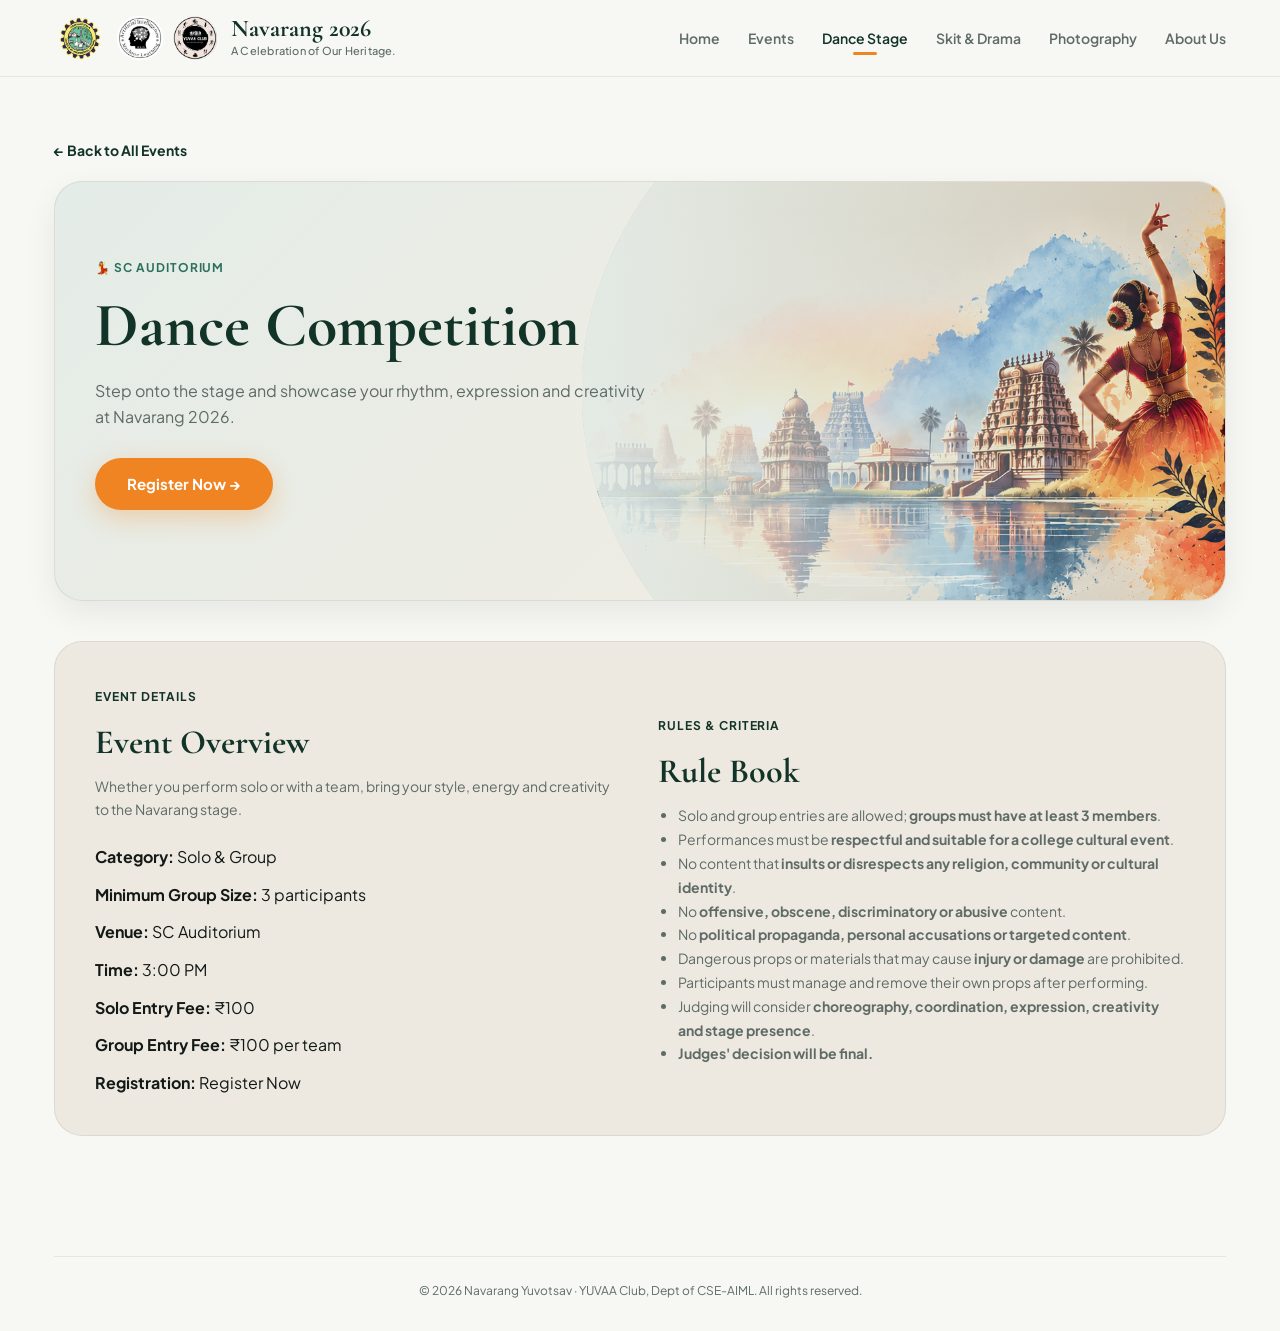
<file: dance.html>
<!DOCTYPE html>
<html lang="en">
<head>
  <meta charset="utf-8">
  <meta name="viewport" content="width=device-width, initial-scale=1, viewport-fit=cover">
  <title>Dance Competition | Navarang 2026</title>
  <link rel="stylesheet" href="style.css">
</head>
<body>

  <!-- NAVBAR / HEADER -->
  <header class="site-header">
    <div class="container navbar">
      <div class="brand-logos">
        <a href="index.html" style="display:flex;align-items:center;gap:10px;">
          <img src="assets/logos/college.png" alt="VVCE Logo" class="logo-img" onerror="this.src='https://images.unsplash.com/photo-1541339907198-e08756dedf3f?w=100&auto=format&fit=crop'">
          <img src="assets/logos/dept.png" alt="Dept Logo" class="logo-img" onerror="this.src='https://images.unsplash.com/photo-1516321318423-f06f85e504b3?w=100&auto=format&fit=crop'">
          <img src="assets/logos/club.png" alt="YUVAA Logo" class="logo-img" onerror="this.src='https://images.unsplash.com/photo-1511671782779-c97d3d27a1d4?w=100&auto=format&fit=crop'">
        </a>
        <div class="brand-title">
          <span class="brand-name">Navarang 2026</span>
          <span class="brand-tagline">A Celebration of Our Heritage.</span>
        </div>
      </div>

      <nav>
        <ul class="nav-menu">
          <li><a href="index.html" class="nav-link">Home</a></li>
          <li><a href="index.html#events" class="nav-link">Events</a></li>
          <li><a href="dance.html" class="nav-link active">Dance Stage</a></li>
          <li><a href="skit.html" class="nav-link">Skit &amp; Drama</a></li>
          <li><a href="photography.html" class="nav-link">Photography</a></li>
          <li><a href="index.html#about" class="nav-link">About Us</a></li>
        </ul>
      </nav>

      
    </div>
  </header>

  <main class="section-padding">
    <div class="container">
      <a href="index.html" class="view-all-link" style="margin-bottom:20px;display:inline-flex;">&larr; Back to All Events</a>
      
      <div class="hero-card" style="min-height:420px;padding:40px 40px 60px;">
        <div class="hero-bg-media">
          <img src="assets/images/Dance.png" alt="Dance Competition Stage">
          <div class="hero-bg-overlay"></div>
        </div>
        <div class="hero-content">
  <div class="eyebrow-pill">💃 SC AUDITORIUM</div>
  <h1 class="hero-title">Dance Competition</h1>
  <p class="hero-desc">
    Step onto the stage and showcase your rhythm, expression and creativity at Navarang 2026.
  </p>
  <a href="https://forms.gle/ezuY7kegZwWGMVoNA" target="_blank" rel="noopener" class="btn-primary">
    Register Now &rarr;
  </a>
</div>
</div>

<!-- Event Details & Rules Section -->
<div class="guides-card" style="margin-top:40px;grid-template-columns:1fr 1fr;">
  <div class="guides-left">
    <div class="eyebrow-pill">EVENT DETAILS</div>
    <h3>Event Overview</h3>
    <p style="max-width:100%;">
      Whether you perform solo or with a team, bring your style, energy and creativity to the Navarang stage.
    </p>
    <div style="display:grid;gap:12px;margin-top:16px;">
      <div><strong>Category:</strong> Solo &amp; Group</div>
      <div><strong>Minimum Group Size:</strong> 3 participants</div>
      <div><strong>Venue:</strong> SC Auditorium</div>
      <div><strong>Time:</strong> 3:00 PM</div>
      <div><strong>Solo Entry Fee:</strong> ₹100</div>
      <div><strong>Group Entry Fee:</strong> ₹100 per team</div>
      <div><strong>Registration:</strong> <a href="www.svsfovisldvnsdv.form">Register Now</a></div>
    </div>
  </div>

  <div class="guides-left">
    <div class="eyebrow-pill">RULES &amp; CRITERIA</div>
    <h3>Rule Book</h3>
    <ul style="padding-left:20px;color:var(--text-muted);font-size:14px;line-height:1.7;">
      <li>Solo and group entries are allowed; <strong>groups must have at least 3 members</strong>.</li>
      <li>Performances must be <strong>respectful and suitable for a college cultural event</strong>.</li>
      <li>No content that <strong>insults or disrespects any religion, community or cultural identity</strong>.</li>
      <li>No <strong>offensive, obscene, discriminatory or abusive</strong> content.</li>
      <li>No <strong>political propaganda, personal accusations or targeted content</strong>.</li>
      <li>Dangerous props or materials that may cause <strong>injury or damage</strong> are prohibited.</li>
      <li>Participants must manage and remove their own props after performing.</li>
      <li>Judging will consider <strong>choreography, coordination, expression, creativity and stage presence</strong>.</li>
      <li><strong>Judges' decision will be final.</strong></li>
    </ul>
  </div>
</div>
</div>
</main>

  <footer class="site-footer">
    <div class="container">
      <div class="footer-bottom">
        <p>&copy; 2026 Navarang Yuvotsav · YUVAA Club, Dept of CSE-AIML. All rights reserved.</p>
      </div>
    </div>
  </footer>

</body>
</html>
</file>
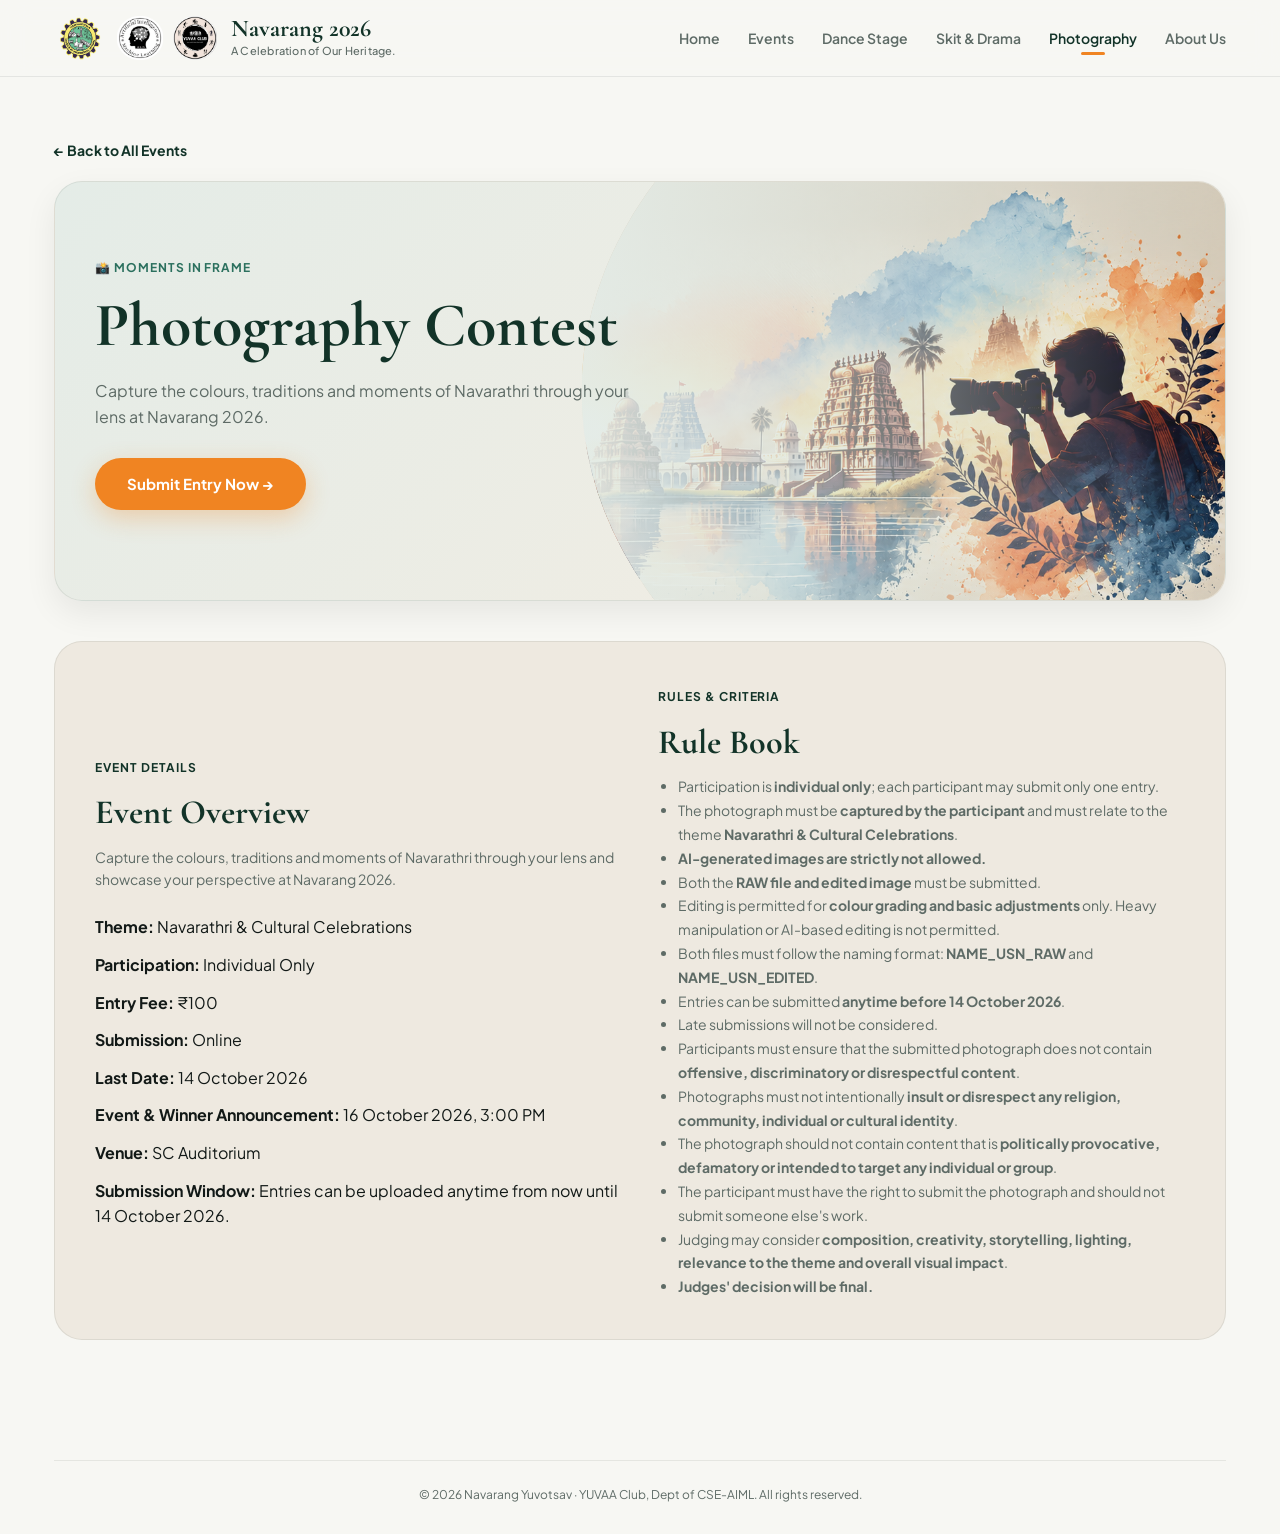
<file: photography.html>
<!DOCTYPE html>
<html lang="en">
<head>
  <meta charset="utf-8">
  <meta name="viewport" content="width=device-width, initial-scale=1, viewport-fit=cover">
  <title>Photography Contest | Navarang 2026</title>
  <link rel="stylesheet" href="style.css">
</head>
<body>

  <!-- NAVBAR / HEADER -->
  <header class="site-header">
    <div class="container navbar">
      <div class="brand-logos">
        <a href="index.html" style="display:flex;align-items:center;gap:10px;">
          <img src="assets/logos/college.png" alt="VVCE Logo" class="logo-img" onerror="this.src='https://images.unsplash.com/photo-1541339907198-e08756dedf3f?w=100&auto=format&fit=crop'">
          <img src="assets/logos/dept.png" alt="Dept Logo" class="logo-img" onerror="this.src='https://images.unsplash.com/photo-1516321318423-f06f85e504b3?w=100&auto=format&fit=crop'">
          <img src="assets/logos/club.png" alt="YUVAA Logo" class="logo-img" onerror="this.src='https://images.unsplash.com/photo-1511671782779-c97d3d27a1d4?w=100&auto=format&fit=crop'">
        </a>
        <div class="brand-title">
          <span class="brand-name">Navarang 2026</span>
          <span class="brand-tagline">A Celebration of Our Heritage.</span>
        </div>
      </div>

      <nav>
        <ul class="nav-menu">
          <li><a href="index.html" class="nav-link">Home</a></li>
          <li><a href="index.html#events" class="nav-link">Events</a></li>
          <li><a href="dance.html" class="nav-link">Dance Stage</a></li>
          <li><a href="skit.html" class="nav-link">Skit &amp; Drama</a></li>
          <li><a href="photography.html" class="nav-link active">Photography</a></li>
          <li><a href="index.html#about" class="nav-link">About Us</a></li>
        </ul>
      </nav>

      
    </div>
  </header>

  <main class="section-padding">
    <div class="container">
      <a href="index.html" class="view-all-link" style="margin-bottom:20px;display:inline-flex;">&larr; Back to All Events</a>
      
      <div class="hero-card" style="min-height:420px;padding:40px 40px 60px;">
        <div class="hero-bg-media">
          <img src="assets/images/photography.png" alt="Photography Contest">
          <div class="hero-bg-overlay"></div>
        </div>
        <div class="hero-content">
  <div class="eyebrow-pill">📸 MOMENTS IN FRAME</div>
  <h1 class="hero-title">Photography Contest</h1>
  <p class="hero-desc">
    Capture the colours, traditions and moments of Navarathri through your lens at Navarang 2026.
  </p>
  <a href="https://forms.gle/GK1mCxsBk9RemcHXA" target="_blank" rel="noopener" class="btn-primary">
    Submit Entry Now &rarr;
  </a>
</div>
</div>

<!-- Event Details & Rules Section -->
<div class="guides-card" style="margin-top:40px;grid-template-columns:1fr 1fr;">
  <div class="guides-left">
    <div class="eyebrow-pill">EVENT DETAILS</div>
    <h3>Event Overview</h3>
    <p style="max-width:100%;">
      Capture the colours, traditions and moments of Navarathri through your lens and showcase your perspective at Navarang 2026.
    </p>
    <div style="display:grid;gap:12px;margin-top:16px;">
      <div><strong>Theme:</strong> Navarathri &amp; Cultural Celebrations</div>
      <div><strong>Participation:</strong> Individual Only</div>
      <div><strong>Entry Fee:</strong> ₹100</div>
      <div><strong>Submission:</strong> Online</div>
      <div><strong>Last Date:</strong> 14 October 2026</div>
      <div><strong>Event &amp; Winner Announcement:</strong> 16 October 2026, 3:00 PM</div>
      <div><strong>Venue:</strong> SC Auditorium</div>
      <div><strong>Submission Window:</strong> Entries can be uploaded anytime from now until 14 October 2026.</div>
    </div>
  </div>

  <div class="guides-left">
    <div class="eyebrow-pill">RULES &amp; CRITERIA</div>
    <h3>Rule Book</h3>
    <ul style="padding-left:20px;color:var(--text-muted);font-size:14px;line-height:1.7;">
      <li>Participation is <strong>individual only</strong>; each participant may submit only one entry.</li>
      <li>The photograph must be <strong>captured by the participant</strong> and must relate to the theme <strong>Navarathri &amp; Cultural Celebrations</strong>.</li>
      <li><strong>AI-generated images are strictly not allowed.</strong></li>
      <li>Both the <strong>RAW file and edited image</strong> must be submitted.</li>
      <li>Editing is permitted for <strong>colour grading and basic adjustments</strong> only. Heavy manipulation or AI-based editing is not permitted.</li>
      <li>Both files must follow the naming format: <strong>NAME_USN_RAW</strong> and <strong>NAME_USN_EDITED</strong>.</li>
      <li>Entries can be submitted <strong>anytime before 14 October 2026</strong>.</li>
      <li>Late submissions will not be considered.</li>
      <li>Participants must ensure that the submitted photograph does not contain <strong>offensive, discriminatory or disrespectful content</strong>.</li>
      <li>Photographs must not intentionally <strong>insult or disrespect any religion, community, individual or cultural identity</strong>.</li>
      <li>The photograph should not contain content that is <strong>politically provocative, defamatory or intended to target any individual or group</strong>.</li>
      <li>The participant must have the right to submit the photograph and should not submit someone else's work.</li>
      <li>Judging may consider <strong>composition, creativity, storytelling, lighting, relevance to the theme and overall visual impact</strong>.</li>
      <li><strong>Judges' decision will be final.</strong></li>
    </ul>
  </div>
</div>
</div>
</main>

  <footer class="site-footer">
    <div class="container">
      <div class="footer-bottom">
        <p>&copy; 2026 Navarang Yuvotsav · YUVAA Club, Dept of CSE-AIML. All rights reserved.</p>
      </div>
    </div>
  </footer>

</body>
</html>
</file>
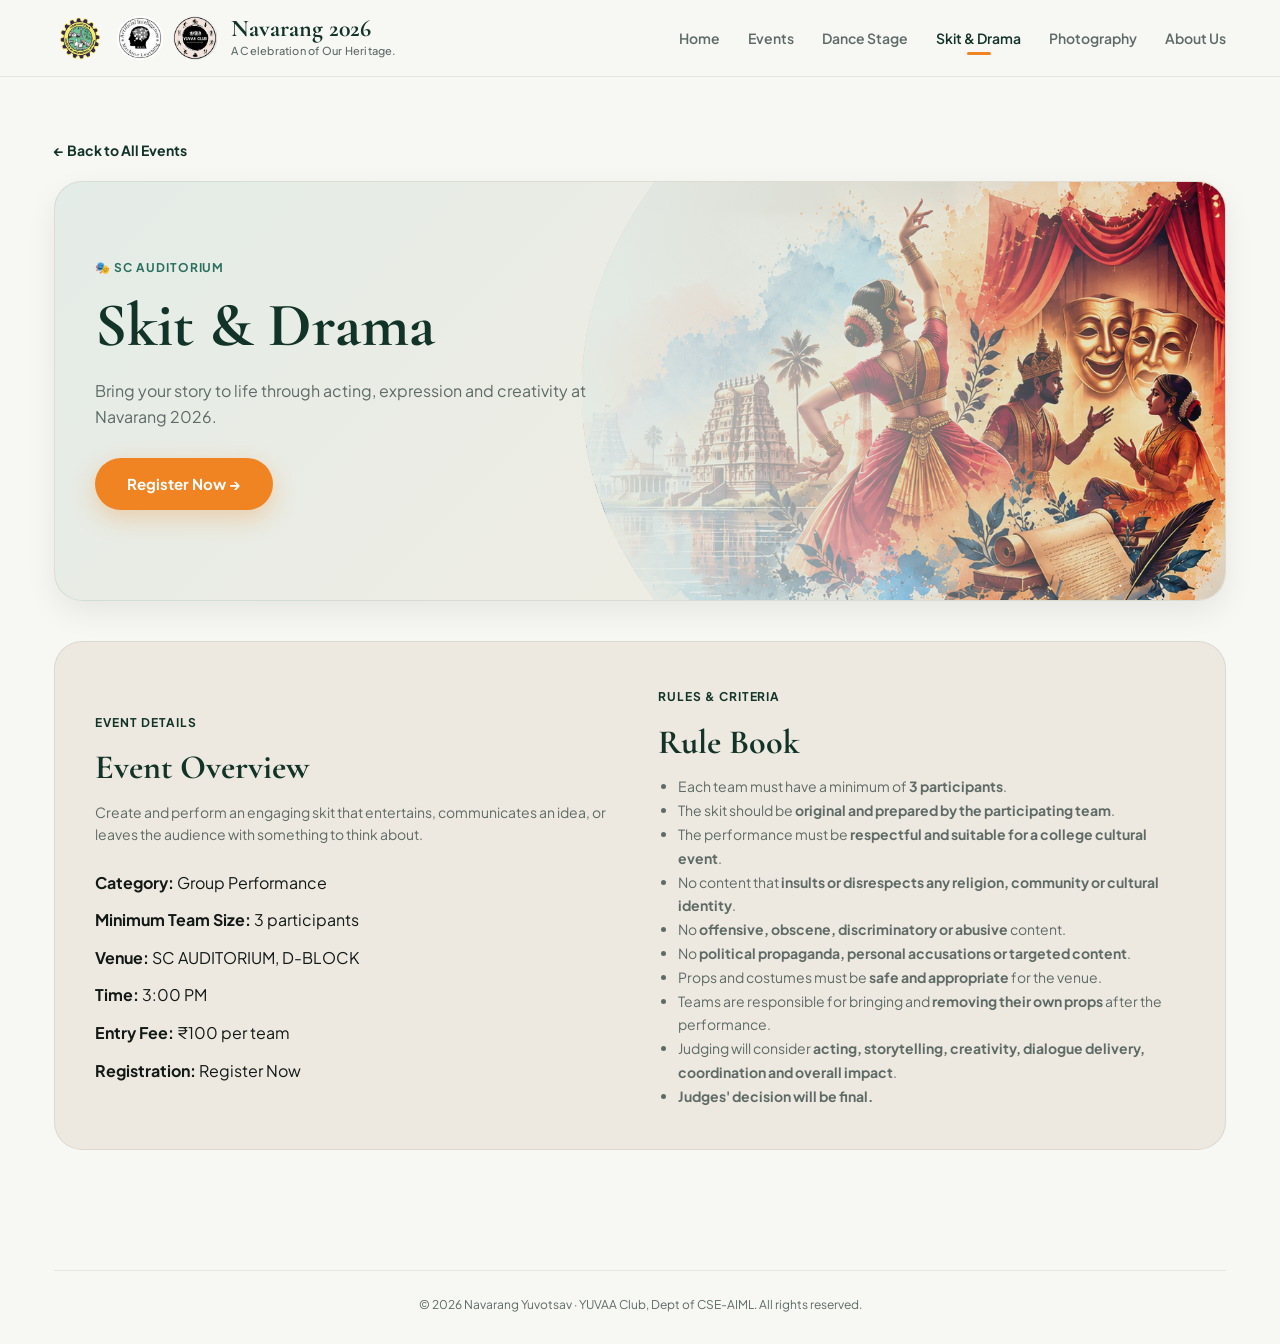
<file: skit.html>
<!DOCTYPE html>
<html lang="en">
<head>
  <meta charset="utf-8">
  <meta name="viewport" content="width=device-width, initial-scale=1, viewport-fit=cover">
  <title>Skit &amp; Drama | Navarang 2026</title>
  <link rel="stylesheet" href="style.css">
</head>
<body>

  <!-- NAVBAR / HEADER -->
  <header class="site-header">
    <div class="container navbar">
      <div class="brand-logos">
        <a href="index.html" style="display:flex;align-items:center;gap:10px;">
          <img src="assets/logos/college.png" alt="VVCE Logo" class="logo-img" onerror="this.src='https://images.unsplash.com/photo-1541339907198-e08756dedf3f?w=100&auto=format&fit=crop'">
          <img src="assets/logos/dept.png" alt="Dept Logo" class="logo-img" onerror="this.src='https://images.unsplash.com/photo-1516321318423-f06f85e504b3?w=100&auto=format&fit=crop'">
          <img src="assets/logos/club.png" alt="YUVAA Logo" class="logo-img" onerror="this.src='https://images.unsplash.com/photo-1511671782779-c97d3d27a1d4?w=100&auto=format&fit=crop'">
        </a>
        <div class="brand-title">
          <span class="brand-name">Navarang 2026</span>
          <span class="brand-tagline">A Celebration of Our Heritage.</span>
        </div>
      </div>

      <nav>
        <ul class="nav-menu">
          <li><a href="index.html" class="nav-link">Home</a></li>
          <li><a href="index.html#events" class="nav-link">Events</a></li>
          <li><a href="dance.html" class="nav-link">Dance Stage</a></li>
          <li><a href="skit.html" class="nav-link active">Skit &amp; Drama</a></li>
          <li><a href="photography.html" class="nav-link">Photography</a></li>
          <li><a href="index.html#about" class="nav-link">About Us</a></li>
        </ul>
      </nav>

      
    </div>
  </header>

  <main class="section-padding">
    <div class="container">
      <a href="index.html" class="view-all-link" style="margin-bottom:20px;display:inline-flex;">&larr; Back to All Events</a>
      
      <div class="hero-card" style="min-height:420px;padding:40px 40px 60px;">
        <div class="hero-bg-media">
          <img src="assets/images/Skit.png" alt="Skit Drama Stage">
          <div class="hero-bg-overlay"></div>
        </div>
        <div class="hero-content">
  <div class="eyebrow-pill">🎭 SC AUDITORIUM</div>
  <h1 class="hero-title">Skit &amp; Drama</h1>
  <p class="hero-desc">
    Bring your story to life through acting, expression and creativity at Navarang 2026.
  </p>
  <a href="https://forms.gle/oPvB54QS6Fhy5yz58" target="_blank" rel="noopener" class="btn-primary">
    Register Now &rarr;
  </a>
</div>
</div>

<!-- Event Details & Rules Section -->
<div class="guides-card" style="margin-top:40px;grid-template-columns:1fr 1fr;">
  <div class="guides-left">
    <div class="eyebrow-pill">EVENT DETAILS</div>
    <h3>Event Overview</h3>
    <p style="max-width:100%;">
      Create and perform an engaging skit that entertains, communicates an idea, or leaves the audience with something to think about.
    </p>
    <div style="display:grid;gap:12px;margin-top:16px;">
      <div><strong>Category:</strong> Group Performance</div>
      <div><strong>Minimum Team Size:</strong> 3 participants</div>
      <div><strong>Venue:</strong> SC AUDITORIUM, D-BLOCK</div>
      <div><strong>Time:</strong> 3:00 PM</div>
      <div><strong>Entry Fee:</strong> ₹100 per team</div>
      <div><strong>Registration:</strong> <a href="www.svsfovisldvnsdv.form">Register Now</a></div>
    </div>
  </div>

  <div class="guides-left">
    <div class="eyebrow-pill">RULES &amp; CRITERIA</div>
    <h3>Rule Book</h3>
    <ul style="padding-left:20px;color:var(--text-muted);font-size:14px;line-height:1.7;">
      <li>Each team must have a minimum of <strong>3 participants</strong>.</li>
      <li>The skit should be <strong>original and prepared by the participating team</strong>.</li>
      <li>The performance must be <strong>respectful and suitable for a college cultural event</strong>.</li>
      <li>No content that <strong>insults or disrespects any religion, community or cultural identity</strong>.</li>
      <li>No <strong>offensive, obscene, discriminatory or abusive</strong> content.</li>
      <li>No <strong>political propaganda, personal accusations or targeted content</strong>.</li>
      <li>Props and costumes must be <strong>safe and appropriate</strong> for the venue.</li>
      <li>Teams are responsible for bringing and <strong>removing their own props</strong> after the performance.</li>
      <li>Judging will consider <strong>acting, storytelling, creativity, dialogue delivery, coordination and overall impact</strong>.</li>
      <li><strong>Judges' decision will be final.</strong></li>
    </ul>
  </div>
</div>
</div>
</main>
  <footer class="site-footer">
    <div class="container">
      <div class="footer-bottom">
        <p>&copy; 2026 Navarang Yuvotsav · YUVAA Club, Dept of CSE-AIML. All rights reserved.</p>
      </div>
    </div>
  </footer>

</body>
</html>
</file>
<file: style.css>
/* ==========================================
   NAVARANG 2026 - YUVOTSAV | YUVAA CLUB
   100% Professional Design System & Stylesheet
   ========================================== */

@import url('https://fonts.googleapis.com/css2?family=Cormorant+Garamond:ital,wght@0,600;0,700;1,600&family=Plus+Jakarta+Sans:wght@400;500;600;700;800&display=swap');

*, *::before, *::after {
  box-sizing: border-box;
  margin: 0;
  padding: 0;
}

:root {
  --bg-main: #f7f7f3;
  --bg-card: #ffffff;
  --bg-secondary: #eee9e0;
  --bg-soft-green: #e9f2ee;
  
  --primary-dark: #123328;
  --primary-dark-hover: #0a2119;
  --accent-orange: #f08422;
  --accent-orange-hover: #d77114;
  --accent-teal: #2b705e;
  
  --text-dark: #121917;
  --text-muted: #5e6b66;
  --text-light: #ffffff;
  
  --border-light: rgba(18, 25, 23, 0.08);
  --border-medium: rgba(18, 25, 23, 0.15);
  
  --shadow-sm: 0 4px 16px rgba(0, 0, 0, 0.04);
  --shadow-md: 0 12px 32px rgba(0, 0, 0, 0.07);
  --shadow-lg: 0 24px 50px rgba(0, 0, 0, 0.12);
  
  --radius-sm: 12px;
  --radius-md: 20px;
  --radius-lg: 28px;
  --radius-pill: 999px;
  
  --font-serif: 'Cormorant Garamond', Georgia, serif;
  --font-sans: 'Plus Jakarta Sans', system-ui, -apple-system, sans-serif;
}

html {
  scroll-behavior: smooth;
  -webkit-text-size-adjust: 100%;
}

body {
  font-family: var(--font-sans);
  background-color: var(--bg-main);
  color: var(--text-dark);
  line-height: 1.6;
  overflow-x: hidden;
  -webkit-font-smoothing: antialiased;
}

a {
  color: inherit;
  text-decoration: none;
  transition: all 0.2s ease;
}

img {
  max-width: 100%;
  height: auto;
  display: block;
}

button, input, select {
  font-family: inherit;
  font-size: inherit;
}

.container {
  max-width: 1220px;
  margin: 0 auto;
  padding: 0 24px;
}

/* ==========================================
   1. NAVBAR / HEADER
   ========================================== */
.site-header {
  position: sticky;
  top: 0;
  z-index: 1000;
  background: rgba(247, 247, 243, 0.92);
  backdrop-filter: blur(14px);
  -webkit-backdrop-filter: blur(14px);
  border-bottom: 1px solid var(--border-light);
  padding: 16px 0;
}

.navbar {
  display: flex;
  align-items: center;
  justify-content: space-between;
  gap: 20px;
}

.brand-logos {
  display: flex;
  align-items: center;
  gap: 14px;
}

.brand-logos .logo-img {
  height: 44px;
  width: auto;
  object-fit: contain;
  transition: transform 0.25s ease;
}

.brand-logos .logo-img:hover {
  transform: scale(1.06);
}

.brand-title {
  display: flex;
  flex-direction: column;
}

.brand-name {
  font-family: var(--font-serif);
  font-size: 24px;
  font-weight: 700;
  color: var(--primary-dark);
  line-height: 1.1;
}

.brand-tagline {
  font-size: 11px;
  color: var(--text-muted);
  font-weight: 500;
  letter-spacing: 0.02em;
}

.nav-menu {
  display: flex;
  align-items: center;
  gap: 28px;
  list-style: none;
}

.nav-link {
  font-weight: 600;
  font-size: 14px;
  color: var(--text-muted);
  position: relative;
  padding: 4px 0;
}

.nav-link:hover, .nav-link.active {
  color: var(--primary-dark);
}

.nav-link.active::after {
  content: "";
  position: absolute;
  bottom: -4px;
  left: 50%;
  transform: translateX(-50%);
  width: 24px;
  height: 3px;
  background-color: var(--accent-orange);
  border-radius: 99px;
}

.header-actions {
  display: flex;
  align-items: center;
  gap: 12px;
}

.icon-btn {
  width: 40px;
  height: 40px;
  border-radius: 50%;
  border: 1px solid var(--border-medium);
  background: var(--bg-card);
  display: flex;
  align-items: center;
  justify-content: center;
  color: var(--primary-dark);
  cursor: pointer;
  transition: all 0.2s ease;
}

.icon-btn:hover {
  background: var(--primary-dark);
  color: #ffffff;
  border-color: var(--primary-dark);
}

.menu-toggle {
  display: none;
}

/* ==========================================
   2. HERO SECTION
   ========================================== */
.hero-wrapper {
  position: relative;
  padding: 24px 0 60px;
}

.hero-card {
  position: relative;
  background: linear-gradient(135deg, #e4ece7 0%, #f4ede2 100%);
  border-radius: var(--radius-lg);
  overflow: hidden;
  padding: 60px 48px 120px;
  border: 1px solid var(--border-light);
  box-shadow: var(--shadow-md);
  display: grid;
  grid-template-columns: 1.1fr 0.9fr;
  align-items: center;
  gap: 40px;
  min-height: 520px;
}

.hero-bg-media {
  position: absolute;
  top: 0;
  right: 0;
  width: 55%;
  height: 100%;
  clip-path: ellipse(85% 100% at 85% 50%);
  z-index: 1;
}

.hero-bg-media img {
  width: 100%;
  height: 100%;
  object-fit: cover;
  filter: brightness(0.9) contrast(1.05);
}

.hero-bg-overlay {
  position: absolute;
  inset: 0;
  background: linear-gradient(90deg, rgba(228,236,231,0.95) 0%, rgba(228,236,231,0.5) 50%, transparent 100%);
}

.hero-content {
  position: relative;
  z-index: 2;
  max-width: 560px;
}

.eyebrow-pill {
  display: inline-flex;
  align-items: center;
  gap: 8px;
  font-size: 12px;
  font-weight: 700;
  letter-spacing: 0.08em;
  text-transform: uppercase;
  color: var(--accent-teal);
  margin-bottom: 16px;
}

.hero-title {
  font-family: var(--font-serif);
  font-size: clamp(40px, 5vw, 62px);
  font-weight: 700;
  line-height: 1.08;
  color: var(--primary-dark);
  margin-bottom: 18px;
}

.hero-title .highlight {
  position: relative;
  display: inline-block;
  color: var(--accent-teal);
}

.hero-title .highlight::after {
  content: "";
  position: absolute;
  bottom: -6px;
  left: 0;
  width: 100%;
  height: 8px;
  background: url("data:image/svg+xml,%3Csvg xmlns='http://www.w3.org/2000/svg' viewBox='0 0 100 20' preserveAspectRatio='none'%3E%3Cpath d='M0 15 Q 50 0, 100 15' stroke='%23f08422' stroke-width='6' fill='none' stroke-linecap='round'/%3E%3C/svg%3E") no-repeat center/contain;
}

.hero-desc {
  font-size: 16px;
  color: var(--text-muted);
  margin-bottom: 28px;
  line-height: 1.6;
}

.btn-primary {
  display: inline-flex;
  align-items: center;
  gap: 10px;
  background: var(--accent-orange);
  color: #ffffff;
  padding: 14px 32px;
  border-radius: var(--radius-pill);
  font-weight: 700;
  font-size: 15px;
  box-shadow: 0 8px 24px rgba(240, 132, 34, 0.3);
  transition: all 0.25s ease;
}

.btn-primary:hover {
  background: var(--accent-orange-hover);
  transform: translateY(-2px);
  box-shadow: 0 12px 28px rgba(240, 132, 34, 0.4);
}

/* --- Floating Event Search Bar Widget --- */
.hero-search-bar {
  position: relative;
  z-index: 10;
  margin-top: -60px;
  background: var(--bg-card);
  border-radius: var(--radius-md);
  padding: 16px 20px;
  box-shadow: var(--shadow-lg);
  border: 1px solid var(--border-light);
  display: grid;
  grid-template-columns: repeat(4, 1fr) auto;
  gap: 16px;
  align-items: center;
}

.search-col {
  display: flex;
  flex-direction: column;
  padding: 0 12px;
  border-right: 1px solid var(--border-light);
}

.search-col:last-of-type {
  border-right: none;
}

.search-label {
  font-size: 11px;
  font-weight: 700;
  text-transform: uppercase;
  letter-spacing: 0.05em;
  color: var(--primary-dark);
  margin-bottom: 4px;
  display: flex;
  align-items: center;
  gap: 6px;
}

.search-select, .search-input {
  border: none;
  background: transparent;
  font-size: 14px;
  font-weight: 600;
  color: var(--text-dark);
  outline: none;
  cursor: pointer;
  padding: 2px 0;
}

.btn-search {
  background: var(--primary-dark);
  color: #ffffff;
  border: none;
  padding: 14px 28px;
  border-radius: var(--radius-pill);
  font-weight: 700;
  font-size: 14px;
  display: flex;
  align-items: center;
  gap: 8px;
  cursor: pointer;
  transition: all 0.2s ease;
}

.btn-search:hover {
  background: var(--primary-dark-hover);
  transform: scale(1.02);
}

/* ==========================================
   3. VALUE PROPOSITION BAR (4 Floating Pills)
   ========================================== */
.features-bar-section {
  padding: 40px 0;
}

.features-bar {
  background: var(--bg-card);
  border-radius: var(--radius-md);
  padding: 24px 48px;
  box-shadow: var(--shadow-sm);
  border: 1px solid var(--border-light);
  display: grid;
  grid-template-columns: repeat(2, 1fr);
  gap: 40px;
  align-items: center;
}

.feature-col {
  display: flex;
  align-items: flex-start;
  gap: 14px;
}

.feature-icon-wrapper {
  width: 44px;
  height: 44px;
  border-radius: 50%;
  background: var(--bg-soft-green);
  color: var(--accent-teal);
  display: flex;
  align-items: center;
  justify-content: center;
  font-size: 20px;
  flex-shrink: 0;
}

.feature-info h4 {
  font-size: 14px;
  font-weight: 700;
  color: var(--primary-dark);
  margin-bottom: 2px;
}

.feature-info p {
  font-size: 12px;
  color: var(--text-muted);
  line-height: 1.4;
}

/* ==========================================
   4. POPULAR COMPETITIONS GRID
   ========================================== */
.section-padding {
  padding: 60px 0;
}

.section-header {
  display: flex;
  align-items: flex-end;
  justify-content: space-between;
  margin-bottom: 32px;
}

.section-title {
  font-family: var(--font-serif);
  font-size: 36px;
  font-weight: 700;
  color: var(--primary-dark);
  display: flex;
  align-items: center;
  gap: 10px;
}

.section-title span.leaf {
  font-size: 24px;
}

.view-all-link {
  font-weight: 700;
  font-size: 14px;
  color: var(--primary-dark);
  display: inline-flex;
  align-items: center;
  gap: 6px;
}

.view-all-link:hover {
  color: var(--accent-orange);
}

.events-grid {
  display: grid;
  grid-template-columns: repeat(3, 1fr);
  gap: 24px;
}

.event-card {
  position: relative;
  border-radius: var(--radius-md);
  overflow: hidden;
  height: 380px;
  box-shadow: var(--shadow-md);
  transition: transform 0.3s cubic-bezier(0.34, 1.56, 0.64, 1), box-shadow 0.3s ease;
  display: flex;
  flex-direction: column;
  justify-content: flex-end;
  padding: 24px;
  background: var(--primary-dark);
}

.event-card:hover {
  transform: translateY(-8px);
  box-shadow: var(--shadow-lg);
}

.event-card-bg {
  position: absolute;
  inset: 0;
  width: 100%;
  height: 100%;
  object-fit: cover;
  transition: transform 0.5s ease, filter 0.3s ease;
}

.event-card:hover .event-card-bg {
  transform: scale(1.08);
  filter: brightness(0.9);
}

.event-card-overlay {
  position: absolute;
  inset: 0;
  background: linear-gradient(180deg, rgba(18, 25, 23, 0) 0%, rgba(18, 25, 23, 0.45) 40%, rgba(18, 25, 23, 0.95) 100%);
  pointer-events: none;
}

.rating-badge {
  position: relative;
  z-index: 2;
  align-self: flex-start;
  background: rgba(18, 25, 23, 0.7);
  backdrop-filter: blur(8px);
  border: 1px solid rgba(255, 255, 255, 0.2);
  color: #ffffff;
  padding: 4px 10px;
  border-radius: var(--radius-pill);
  font-size: 12px;
  font-weight: 700;
  display: flex;
  align-items: center;
  gap: 4px;
}

.rating-badge span.star {
  color: #f59e0b;
}

.event-card-content {
  position: relative;
  z-index: 2;
  color: #ffffff;
}

.event-title {
  font-family: var(--font-serif);
  font-size: 24px;
  font-weight: 700;
  margin-bottom: 4px;
  line-height: 1.2;
}

.event-sub {
  font-size: 12px;
  opacity: 0.85;
  margin-bottom: 12px;
}

.event-meta {
  display: flex;
  align-items: center;
  justify-content: space-between;
  border-top: 1px solid rgba(255, 255, 255, 0.2);
  padding-top: 10px;
}

.event-tag {
  font-size: 11px;
  font-weight: 700;
  letter-spacing: 0.05em;
  text-transform: uppercase;
  color: var(--accent-orange);
}

.event-price {
  font-size: 12px;
  font-weight: 800;
  color: #ffffff;
}

/* Category Filter Pills */
.category-filter-row {
  display: flex;
  align-items: center;
  justify-content: center;
  gap: 14px;
  margin-top: 36px;
  flex-wrap: wrap;
}

.filter-pill {
  display: inline-flex;
  align-items: center;
  gap: 8px;
  padding: 10px 22px;
  border-radius: var(--radius-pill);
  background: var(--bg-card);
  border: 1px solid var(--border-medium);
  font-size: 13px;
  font-weight: 600;
  color: var(--text-dark);
  cursor: pointer;
  transition: all 0.2s ease;
}

.filter-pill:hover, .filter-pill.active {
  background: var(--bg-soft-green);
  border-color: var(--accent-teal);
  color: var(--accent-teal);
}

/* ==========================================
   5. STORIES & GUIDES SECTION
   ========================================== */
.guides-card {
  background: var(--bg-secondary);
  border-radius: var(--radius-lg);
  padding: 40px;
  display: grid;
  grid-template-columns: 0.9fr 1.1fr;
  gap: 36px;
  align-items: center;
  border: 1px solid var(--border-light);
}

.guides-left .eyebrow-pill {
  color: var(--primary-dark);
}

.guides-left h3 {
  font-family: var(--font-serif);
  font-size: 34px;
  font-weight: 700;
  color: var(--primary-dark);
  margin-bottom: 12px;
  line-height: 1.2;
}

.guides-left p {
  font-size: 14px;
  color: var(--text-muted);
  margin-bottom: 24px;
  max-width: 380px;
}

.btn-dark {
  display: inline-flex;
  align-items: center;
  gap: 8px;
  background: var(--primary-dark);
  color: #ffffff;
  padding: 12px 28px;
  border-radius: var(--radius-pill);
  font-weight: 700;
  font-size: 14px;
  transition: all 0.2s ease;
}

.btn-dark:hover {
  background: var(--primary-dark-hover);
  transform: translateY(-2px);
}

.guides-cards-list {
  display: grid;
  grid-template-columns: repeat(2, 1fr);
  gap: 16px;
}

.story-card {
  background: var(--bg-card);
  border-radius: var(--radius-md);
  overflow: hidden;
  box-shadow: var(--shadow-sm);
  border: 1px solid var(--border-light);
  transition: transform 0.25s ease;
}

.story-card:hover {
  transform: translateY(-4px);
}

.story-img {
  height: 130px;
  width: 100%;
  object-fit: cover;
}

.story-body {
  padding: 14px;
}

.story-title {
  font-size: 13.5px;
  font-weight: 700;
  color: var(--primary-dark);
  margin-bottom: 6px;
  line-height: 1.3;
}

.story-time {
  font-size: 11px;
  color: var(--text-muted);
}

/* ==========================================
   6. SPECIAL OFFER BANNER
   ========================================== */
.offer-banner {
  background: var(--primary-dark);
  border-radius: var(--radius-lg);
  overflow: hidden;
  display: grid;
  grid-template-columns: 1fr 1fr;
  color: #ffffff;
  box-shadow: var(--shadow-lg);
  position: relative;
}

.offer-media {
  position: relative;
  min-height: 320px;
}

.offer-media img {
  width: 100%;
  height: 100%;
  object-fit: cover;
  clip-path: polygon(0 0, 100% 0, 85% 100%, 0 100%);
}

.offer-content {
  padding: 48px;
  display: flex;
  flex-direction: column;
  justify-content: center;
  position: relative;
}

.offer-tag {
  font-size: 11px;
  font-weight: 800;
  letter-spacing: 0.1em;
  text-transform: uppercase;
  color: var(--accent-orange);
  margin-bottom: 12px;
  display: flex;
  align-items: center;
  gap: 6px;
}

.offer-title {
  font-family: var(--font-serif);
  font-size: 38px;
  font-weight: 700;
  line-height: 1.15;
  margin-bottom: 14px;
}

.offer-desc {
  font-size: 14px;
  opacity: 0.85;
  margin-bottom: 28px;
  max-width: 420px;
}

.flower-dec {
  position: absolute;
  bottom: 20px;
  right: 20px;
  width: 90px;
  opacity: 0.85;
  pointer-events: none;
}

/* ==========================================
   7. TRUST / STATS COUNTER ROW
   ========================================== */
.stats-row {
  display: flex;
  align-items: center;
  justify-content: space-between;
  padding: 40px 0;
  border-bottom: 1px solid var(--border-light);
  gap: 20px;
}

.stats-grid {
  display: flex;
  align-items: center;
  gap: 40px;
}

.stat-item {
  display: flex;
  align-items: center;
  gap: 12px;
}

.stat-icon {
  font-size: 26px;
  color: var(--accent-teal);
}

.stat-num {
  font-size: 22px;
  font-weight: 800;
  color: var(--primary-dark);
  line-height: 1;
}

.stat-label {
  font-size: 12px;
  color: var(--text-muted);
  font-weight: 500;
}

.social-links {
  display: flex;
  align-items: center;
  gap: 10px;
}

.social-btn {
  width: 36px;
  height: 36px;
  border-radius: 50%;
  background: var(--bg-card);
  border: 1px solid var(--border-medium);
  display: flex;
  align-items: center;
  justify-content: center;
  color: var(--primary-dark);
  font-size: 14px;
  transition: all 0.2s ease;
}

.social-btn:hover {
  background: var(--accent-orange);
  color: #ffffff;
  border-color: var(--accent-orange);
}

/* ==========================================
   8. FOOTER
   ========================================== */
.site-footer {
  padding: 60px 0 30px;
  background: var(--bg-main);
}

.footer-grid {
  display: grid;
  grid-template-columns: 1.4fr 0.8fr 0.8fr 1.2fr;
  gap: 40px;
  margin-bottom: 40px;
}

.footer-brand .brand-name {
  font-size: 26px;
  margin-bottom: 6px;
}

.footer-brand p {
  font-size: 13px;
  color: var(--text-muted);
  line-height: 1.6;
  max-width: 280px;
  margin-top: 10px;
}

.footer-col h5 {
  font-size: 14px;
  font-weight: 700;
  color: var(--primary-dark);
  margin-bottom: 16px;
}

.footer-col ul {
  list-style: none;
}

.footer-col li {
  margin-bottom: 10px;
}

.footer-col a {
  font-size: 13px;
  color: var(--text-muted);
}

.footer-col a:hover {
  color: var(--accent-orange);
}

.newsletter-box p {
  font-size: 13px;
  color: var(--text-muted);
  margin-bottom: 12px;
}

.newsletter-form {
  display: flex;
  gap: 8px;
}

.newsletter-input {
  flex: 1;
  padding: 10px 14px;
  border-radius: var(--radius-pill);
  border: 1px solid var(--border-medium);
  background: var(--bg-card);
  font-size: 13px;
  outline: none;
}

.newsletter-btn {
  background: var(--primary-dark);
  color: #ffffff;
  border: none;
  padding: 10px 20px;
  border-radius: var(--radius-pill);
  font-weight: 700;
  font-size: 13px;
  cursor: pointer;
  transition: background 0.2s ease;
}

.newsletter-btn:hover {
  background: var(--primary-dark-hover);
}

.footer-bottom {
  text-align: center;
  padding-top: 24px;
  border-top: 1px solid var(--border-light);
  font-size: 12px;
  color: var(--text-muted);
}

/* ==========================================
   RESPONSIVE LAYOUT BREAKPOINTS
   ========================================== */

/* Tablet (1024px and below) */
@media (max-width: 1024px) {
  .hero-card {
    grid-template-columns: 1fr;
    padding: 40px 32px 60px;
    min-height: auto;
  }
  .hero-bg-media {
    width: 100%;
    opacity: 0.25;
    clip-path: none;
  }
  .events-grid {
    grid-template-columns: repeat(2, 1fr);
    gap: 20px;
  }
  .features-bar {
    grid-template-columns: repeat(2, 1fr);
    gap: 24px;
    padding: 20px 24px;
  }
  .footer-grid {
    grid-template-columns: repeat(2, 1fr);
    gap: 32px;
  }
}

/* Mobile Devices (768px and below) */
@media (max-width: 768px) {
  .container {
    padding: 0 16px;
  }

  /* Header & Navigation on Mobile */
  .site-header {
    padding: 12px 0;
  }
  .navbar {
    flex-direction: column;
    align-items: flex-start;
    gap: 12px;
  }
  .brand-logos {
    width: 100%;
    justify-content: flex-start;
  }
  .brand-logos .logo-img {
    height: 36px;
  }
  .brand-name {
    font-size: 20px;
  }
  .brand-tagline {
    font-size: 10px;
  }

  /* Scrollable Nav Menu on Mobile */
  .nav-menu {
    display: flex !important;
    gap: 6px;
    width: 100%;
    overflow-x: auto;
    padding-bottom: 4px;
    -webkit-overflow-scrolling: touch;
    scrollbar-width: none;
  }
  .nav-menu::-webkit-scrollbar {
    display: none;
  }
  .nav-link {
    font-size: 12.5px;
    padding: 6px 12px;
    border-radius: 999px;
    background: rgba(18, 25, 23, 0.05);
    white-space: nowrap;
  }
  .nav-link.active {
    background: var(--primary-dark);
    color: #ffffff;
  }
  .nav-link.active::after {
    display: none;
  }

  /* Hero Section on Mobile */
  .hero-wrapper {
    padding: 14px 0 32px;
  }
  .hero-card {
    padding: 24px 18px 40px;
    border-radius: 20px;
  }
  .eyebrow-pill {
    font-size: 10.5px;
    margin-bottom: 10px;
  }
  .hero-title {
    font-size: clamp(28px, 8.5vw, 38px);
    margin-bottom: 12px;
  }
  .hero-desc {
    font-size: 14px;
    margin-bottom: 20px;
  }
  .btn-primary {
    width: 100%;
    justify-content: center;
    padding: 12px 20px;
    font-size: 14px;
  }

  /* Features Bar (2 items) on Mobile */
  .features-bar-section {
    padding: 20px 0;
  }
  .features-bar {
    grid-template-columns: 1fr;
    gap: 16px;
    padding: 18px 16px;
    border-radius: 16px;
  }
  .feature-col {
    gap: 12px;
  }
  .feature-icon-wrapper {
    width: 38px;
    height: 38px;
    font-size: 18px;
  }
  .feature-info h4 {
    font-size: 13.5px;
  }
  .feature-info p {
    font-size: 11.5px;
  }

  /* Section Padding & Headings on Mobile */
  .section-padding {
    padding: 36px 0;
  }
  .section-title {
    font-size: 28px;
  }

  /* Competitions Grid on Mobile */
  .events-grid {
    grid-template-columns: 1fr;
    gap: 18px;
  }
  .event-card {
    height: 340px;
    padding: 18px;
    border-radius: 18px;
  }
  .event-title {
    font-size: 22px;
  }
  .event-sub {
    font-size: 12px;
    margin-bottom: 10px;
  }
  .event-meta {
    padding-top: 8px;
  }
  .event-tag {
    font-size: 10.5px;
  }
  .event-price {
    font-size: 13px;
  }

  /* Special Announcement Banner on Mobile */
  .offer-banner {
    grid-template-columns: 1fr;
    border-radius: 20px;
  }
  .offer-media {
    min-height: 180px;
    max-height: 220px;
  }
  .offer-media img {
    clip-path: none;
  }
  .offer-content {
    padding: 24px 18px;
  }
  .offer-title {
    font-size: 28px;
  }
  .offer-desc {
    font-size: 13px;
    margin-bottom: 20px;
  }

  /* Event Detail Pages on Mobile */
  .guides-card {
    grid-template-columns: 1fr;
    padding: 20px 16px;
    gap: 24px;
    border-radius: 18px;
  }

  /* Footer on Mobile */
  .site-footer {
    padding: 40px 0 24px;
  }
  .footer-grid {
    grid-template-columns: 1fr;
    gap: 24px;
  }
  .footer-brand .brand-name {
    font-size: 22px;
  }
  .footer-brand p {
    font-size: 12.5px;
  }
  .footer-col h5 {
    font-size: 13.5px;
    margin-bottom: 10px;
  }
  .footer-col li {
    font-size: 12.5px;
    margin-bottom: 8px;
  }
}
</file>
